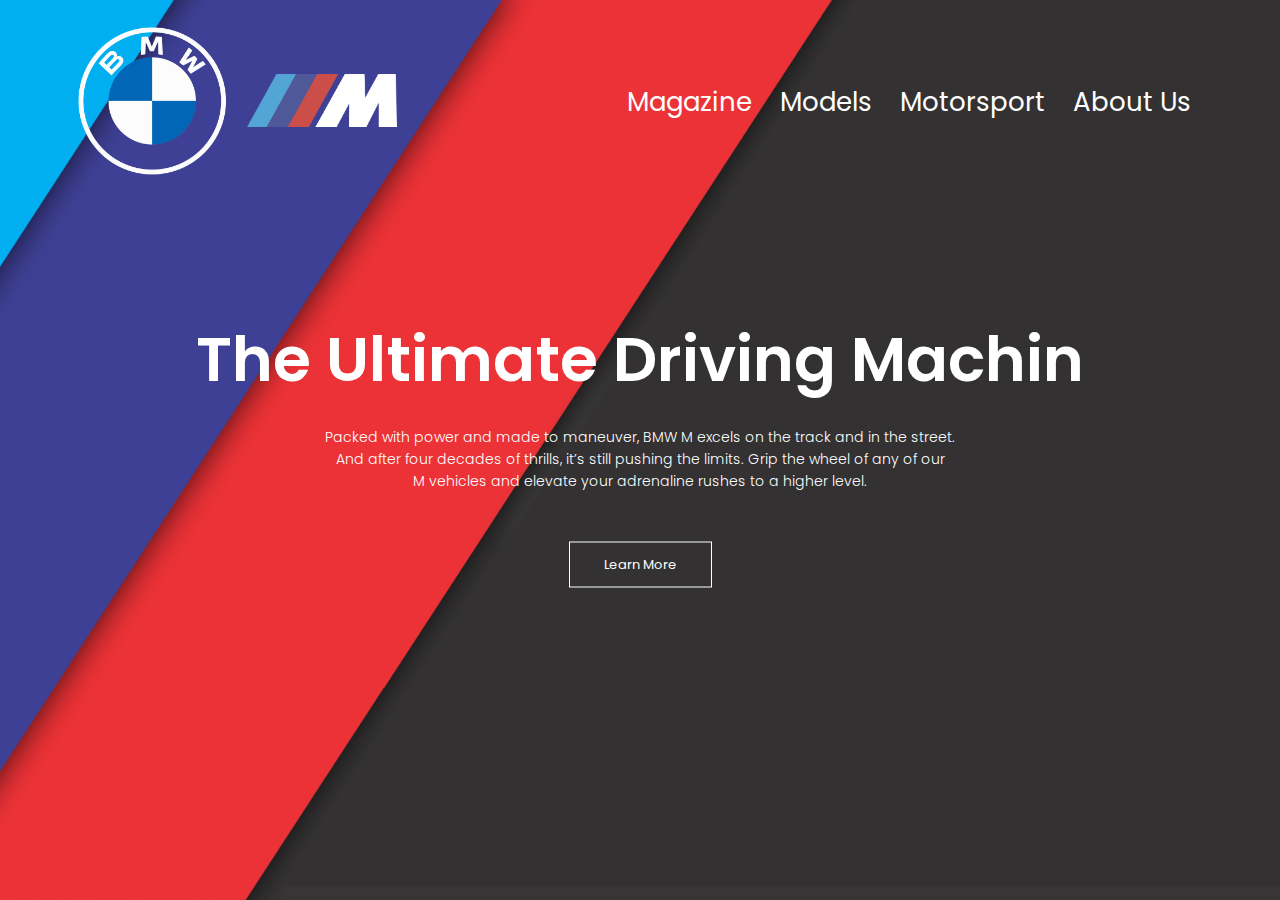
<file: index.html>
<!DOCTYPE html>
<html>
    <head>
        <meta name="viewport" content="width=device-width, initial-scale=1.0">
        <title>BMW M Performance</title>
        <link rel="stylesheet" href="style.css">
        <link rel="preconnect" href="https://fonts.googleapis.com">
<link rel="preconnect" href="https://fonts.gstatic.com" crossorigin>
<link href="https://fonts.googleapis.com/css2?family=Poppins:wght@500&display=swap" rel="stylesheet">
<link rel="stylesheet" href="https://cdnjs.cloudflare.com/ajax/libs/font-awesome/6.2.1/css/all.min.css">

    </head>
    <body>
        <section class="header">
            <nav>
                <a href="index.html"><img src="BMW logo.png"></a>
                <a href="index.html"><img src="BMW M logo.png"></a>
                <div class="nav-links" id="navLinks">
                    <i class="fa fa-times" onclick="hideMenu()"></i>
                    <ul>
                        <li><a href="magazine.html">Magazine</a></li>
                        <li><a href="models.html">Models</a></li>
                        <li><a href="">Motorsport</a></li>
                        <li><a href="about.html">About Us</a></li>
                    </ul>
                </div>
                <i class="fa fa-bars" onclick="showMenu()"></i>
            </nav>
        <div class="text-box">
            <h1>The Ultimate Driving Machin</h1>
            <p>Packed with power and made to maneuver, BMW M excels on the track and in the street. <br>And after four decades of thrills, it’s still pushing the limits. Grip the wheel of any of our <br>M vehicles and elevate your adrenaline rushes to a higher level.
            </p>
            <a href="https://www.bmw-m.com/en/topics/all-models.html" class="hero-btn">Learn More</a>
        </div>

        </section>

<script>

    var navLinks = document.getElementById("navLinks");

    function showMenu(){
        navLinks.style.right = "0";
    }
    function hideMenu(){
        navLinks.style.right = "-200px";
    }

</script>
    </body>
</html>
</file>
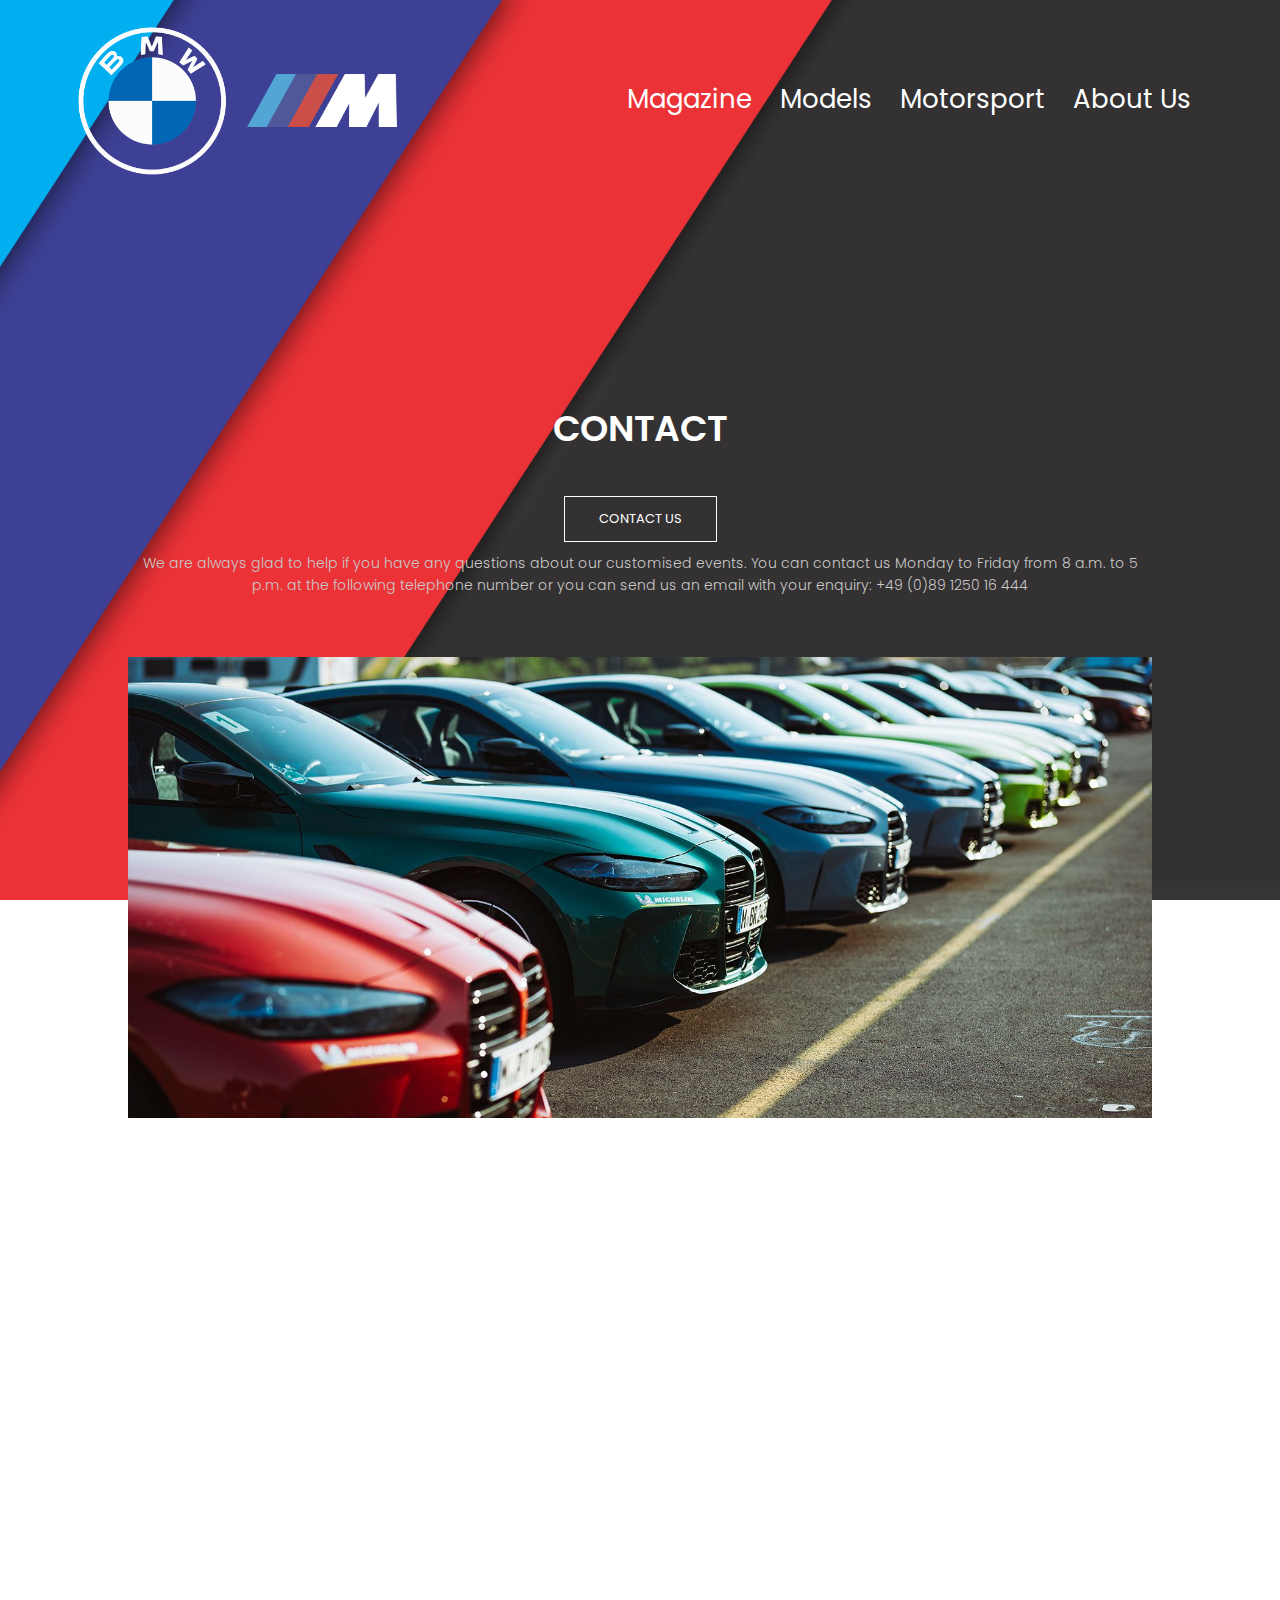
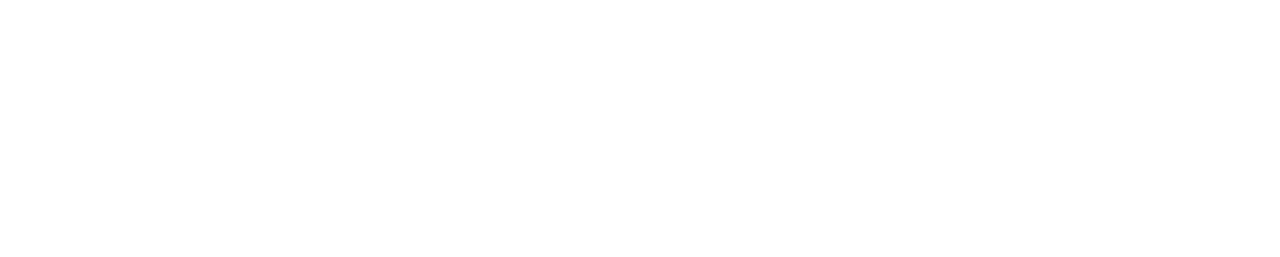
<file: about.html>
<head>
    <meta name="viewport" content="width=device-width, initial-scale=1.0">
    <title>BMW M Performance</title>
    <link rel="stylesheet" href="style.css">
    <link rel="preconnect" href="https://fonts.googleapis.com">
<link rel="preconnect" href="https://fonts.gstatic.com" crossorigin>
<link href="https://fonts.googleapis.com/css2?family=Poppins:wght@500&display=swap" rel="stylesheet">
<link rel="stylesheet" href="https://cdnjs.cloudflare.com/ajax/libs/font-awesome/6.2.1/css/all.min.css">

</head>
<body>
    <section class="header">
        <nav>
            <a href="index.html"><img src="BMW logo.png"></a>
            <a href="index.html"><img src="BMW M logo.png"></a>
            <div class="nav-links" id="navLinks">
                <i class="fa fa-times" onclick="hideMenu()"></i>
                <ul>
                    <li><a href="magazine.html">Magazine</a></li>
                    <li><a href="models.html">Models</a></li>
                    <li><a href="">Motorsport</a></li>
                    <li><a href="about.html">About Us</a></li>
                </ul>
            </div>
            <i class="fa fa-bars" onclick="showMenu()"></i>
        </nav>
        <main>
            <section class="about">
                <h1>CONTACT</h1>
                <a href="" class="hero-btn">CONTACT US</a>
                <p>We are always glad to help if you have any questions about our customised events. You can contact us Monday to Friday from 8 a.m. to 5 p.m. at the following telephone number or you can send us an email with your enquiry:

 

                    +49 (0)89 1250 16 444</p>
                

                <div class="row">
                    <div class="about-col">
                        <img src="about us.jpg">
                    </div>
                </div>

            </section>

            <section class="footer">
                <h2>About Us</h2>
                <p>The BMW M Driving Experience is part of BMW M GmbH. As one of the first providers of driver training courses, <br>it has been thrilling its customers with driving experiences in BMW Group vehicles since 1977. <br>The BMW M Driving Experience currently offers training courses in more than 30 countries, <br>all led by professional instructors and featuring vehicles from BMW, MINI and BMW Motorrad.<br>
                    Under the slogan “Passion leaves traces”, the BMW M Driving Experience plays an important role in improving driving safety on public roads, <br>while at the same time conveying the joy of driving for which BMW is renowned. <br>The BMW M Driving Experience fulfils its social responsibility with its driver safety courses on asphalt and snow, <br>which give the customers all the basics they need to drive safely and competently.Beyond the regular training courses on offer,<br> the BMW M Driving Experience also places great importance on meeting individual customer desires. A team specialising <br>in corporate events and incentives works closely with the customer to put together packages tailored specifically to the customer’s requirements.
                </p>
                <div class="icons">
                    <i class="fab fa-facebook"></i>
                    <i class="fab fa-twitter"></i>
                    <i class="fab fa-instagram"></i>
                    <i class="fab fa-linkedin"></i>
                </div>
            </section>
        </main>

        <script>

            var navLinks = document.getElementById("navLinks");
        
            function showMenu(){
                navLinks.style.right = "0";
            }
            function hideMenu(){
                navLinks.style.right = "-200px";
            }
        
        </script>
    </body>
</file>
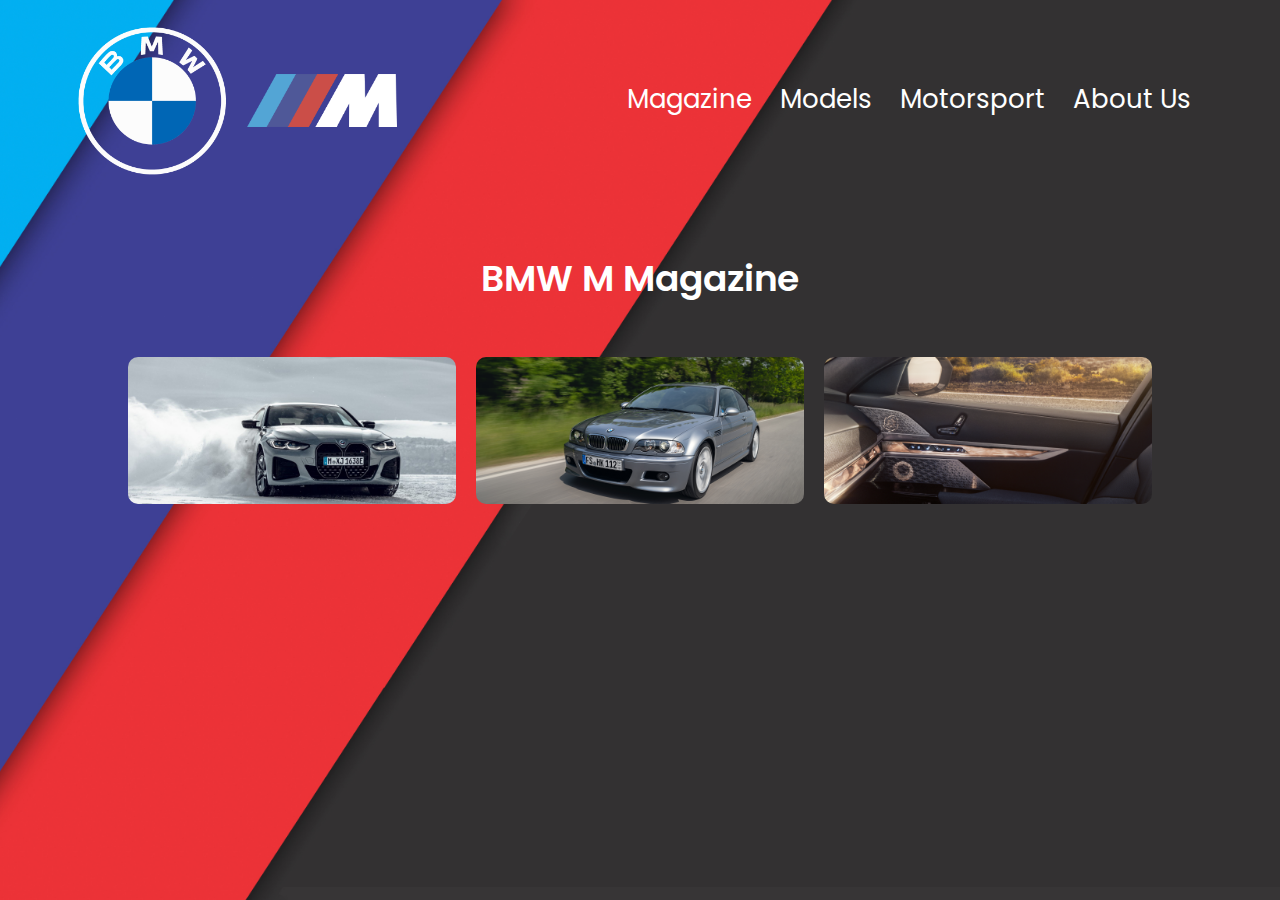
<file: magazine.html>
<head>
    <meta name="viewport" content="width=device-width, initial-scale=1.0">
    <title>BMW M Performance</title>
    <link rel="stylesheet" href="style.css">
    <link rel="preconnect" href="https://fonts.googleapis.com">
<link rel="preconnect" href="https://fonts.gstatic.com" crossorigin>
<link href="https://fonts.googleapis.com/css2?family=Poppins:wght@500&display=swap" rel="stylesheet">
<link rel="stylesheet" href="https://cdnjs.cloudflare.com/ajax/libs/font-awesome/6.2.1/css/all.min.css">

</head>
<body>
    <section class="header">
        <nav>
            <a href="index.html"><img src="BMW logo.png"></a>
            <a href="index.html"><img src="BMW M logo.png"></a>
            <div class="nav-links" id="navLinks">
                <i class="fa fa-times" onclick="hideMenu()"></i>
                <ul>
                    <li><a href="magazine.html">Magazine</a></li>
                    <li><a href="models.html">Models</a></li>
                    <li><a href="">Motorsport</a></li>
                    <li><a href="about.html">About Us</a></li>
                </ul>
            </div>
            <i class="fa fa-bars" onclick="showMenu()"></i>
        </nav>
        <main>
            <section class="magazine">
                <h1>BMW M Magazine</h1>

                <div class="row">
                    <div class="magazine-col">
                            <img src="magazine 1.jpg">
                        <div class="layer">
                            <a href="https://www.bmw-m.com/en/topics/magazine-article-pool/bmw-m-snow-and-ice-experience.html">
                                <h3>FRESH SNOW, HOT ACTION.</h3>
                            </a>
                        </div>
                    </div>
                    <div class="magazine-col">
                        <img src="magazine 2.png">
                        <div class="layer">
                            <a href="https://www.bmw-m.com/en/topics/magazine-article-pool/bmw-m3-e46-competition-klaus-huber.html">
                                <h3>M3 Competition.</h3>
                            </a>
                        </div>
                    </div>
                    <div class="magazine-col">
                        <img src="magazine 3.png">
                        <div class="layer">
                            <a href="https://www.bmw-m.com/en/topics/magazine-article-pool/bmw-m-harman-kardon-bowers-wilkins.html">
                                <h3>Pure Listening pleasure.</h3>
                            </a>
                        </div>
                    </div>
                </div>

            </section>
        </main>

<script>

    var navLinks = document.getElementById("navLinks");

    function showMenu(){
        navLinks.style.right = "0";
    }
    function hideMenu(){
        navLinks.style.right = "-200px";
    }

</script>
    </body>
</file>
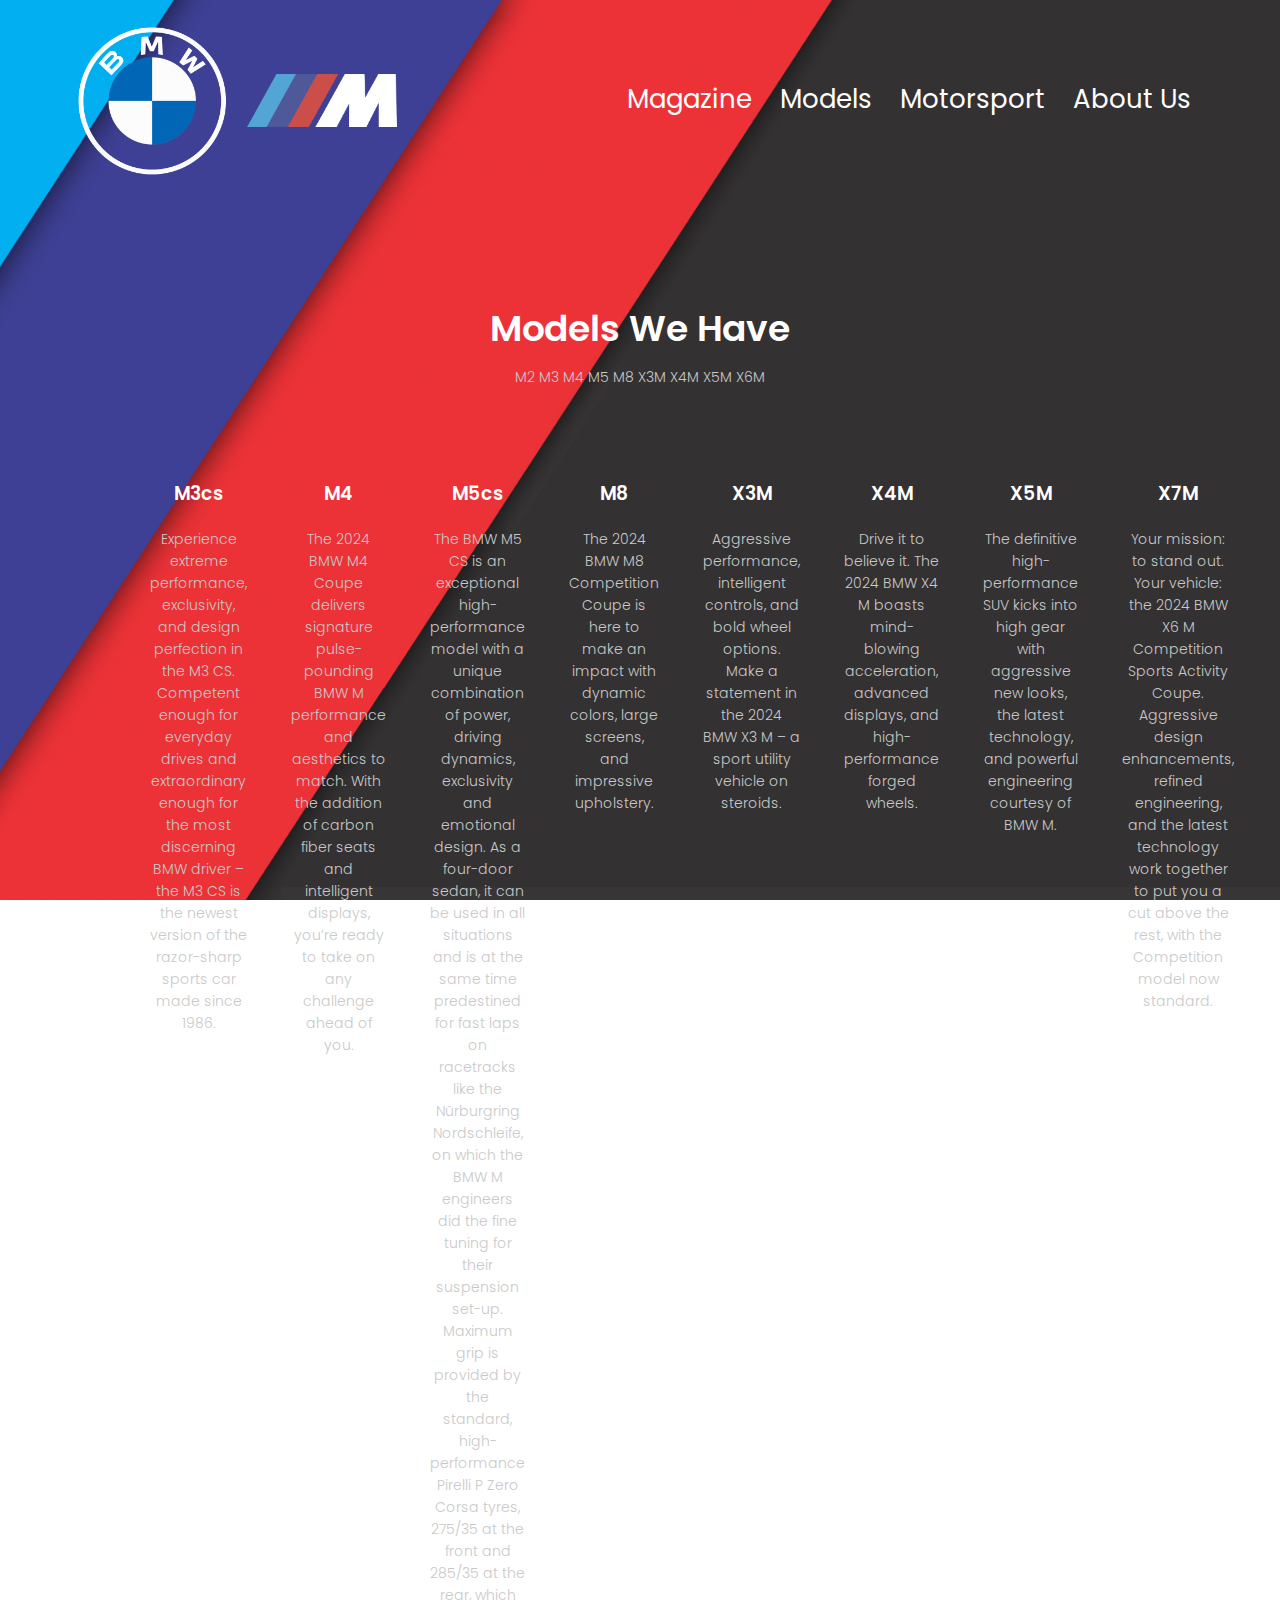
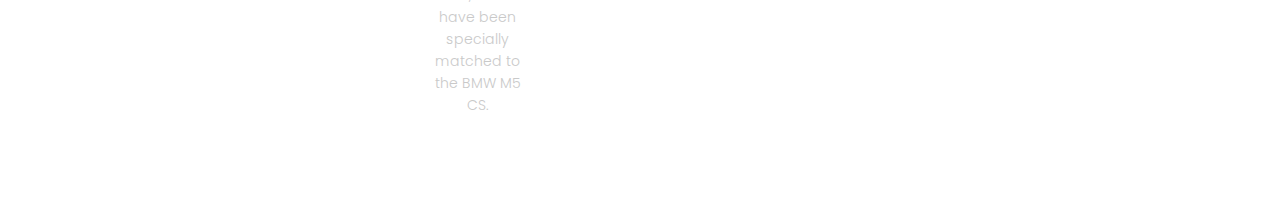
<file: models.html>
<head>
    <meta name="viewport" content="width=device-width, initial-scale=1.0">
    <title>BMW M Performance</title>
    <link rel="stylesheet" href="style.css">
    <link rel="preconnect" href="https://fonts.googleapis.com">
<link rel="preconnect" href="https://fonts.gstatic.com" crossorigin>
<link href="https://fonts.googleapis.com/css2?family=Poppins:wght@500&display=swap" rel="stylesheet">
<link rel="stylesheet" href="https://cdnjs.cloudflare.com/ajax/libs/font-awesome/6.2.1/css/all.min.css">

</head>
<body>
    <section class="header">
        <nav>
            <a href="index.html"><img src="BMW logo.png"></a>
            <a href="index.html"><img src="BMW M logo.png"></a>
            <div class="nav-links" id="navLinks">
                <i class="fa fa-times" onclick="hideMenu()"></i>
                <ul>
                    <li><a href="magazine.html">Magazine</a></li>
                    <li><a href="models.html">Models</a></li>
                    <li><a href="">Motorsport</a></li>
                    <li><a href="about.html">About Us</a></li>
                </ul>
            </div>
            <i class="fa fa-bars" onclick="showMenu()"></i>
        </nav>
        <main>
            <section class="models">
                <h1>Models We Have</h1>
                <p>M2 M3 M4 M5 M8 X3M X4M X5M X6M</p>
    
                <div class="row">
                    <div class="models-col">
                        <h3>M3cs</h3>
                        <a href="https://bmw-m.com/en/all-models/overview-m-and-m-performance/bmw-m3-cs/2023/bmw-m3-cs.html">
                            <p>Experience extreme performance, exclusivity, and design perfection in the M3 CS. Competent enough for everyday drives and extraordinary enough for the most discerning BMW driver – the M3 CS is the newest version of the razor-sharp sports car made since 1986.</p>
                        </a>
                    </div>
                    <div class="models-col">
                        <h3>M4</h3>
                        <a href="https://www.bmwusa.com/vehicles/m-models/m4-coupe/overview.html?cid=GOOGLE_700000001893975_G%7CBMW%7CCXC%7CSt.+Louis%7CModel%7CBrand%7CAO%7CAlways+On%7CExact_M4+Coupe+%7C+Brand+Core&tier=tier2&maco=4007&ch=paid_search&veh=NA&gclid=Cj0KCQjw4bipBhCyARIsAFsieCwzbJh_zCvU5Ffaj_77SmdO1pq3Y6S7dhI6z4H7g6KyM_FIfwlk27oaAqD1EALw_wcB&gclsrc=aw.ds">
                            <p>The 2024 BMW M4 Coupe delivers signature pulse-pounding BMW M performance and aesthetics to match. With the addition of carbon fiber seats and intelligent displays, you’re ready to take on any challenge ahead of you.</p>
                        </a>
                    </div>
                    <div class="models-col">
                        <h3>M5cs</h3>
                        <a href="https://www.bmw-m.com/en/topics/magazine-article-pool/bmw-m5-cs.html">
                            <p>The BMW M5 CS is an exceptional high-performance model with a unique combination of power, driving dynamics, exclusivity and emotional design. As a four-door sedan, it can be used in all situations and is at the same time predestined for fast laps on racetracks like the Nürburgring Nordschleife, on which the BMW M engineers did the fine tuning for their suspension set-up. Maximum grip is provided by the standard, high-performance Pirelli P Zero Corsa tyres, 275/35 at the front and 285/35 at the rear, which have been specially matched to the BMW M5 CS.</p>
                        </a>
                    </div>
                    <div class="models-col">
                        <h3>M8</h3>
                        <a href="https://www.bmwusa.com/vehicles/m-models/m8-coupe/overview.html?cid=GOOGLE_700000000053824_G%7CBMW%7CNAT%7CT1%7C8+Series%7CModel%7CAO%7CAlways+On%7CExact_M8+Coupe+%7C+Base&tier=tier1&maco=national&ch=paid_search&veh=NA&gclsrc=aw.ds&gad=1&gclid=Cj0KCQjw4bipBhCyARIsAFsieCy15-3-dzS7UFe1XyEV2U0JeMeY0ELueT7SoTWKzGZJ75IdAlv1OZQaAr9rEALw_wcB&gclsrc=aw.ds">
                            <p>The 2024 BMW M8 Competition Coupe is here to make an impact with dynamic colors, large screens, and impressive upholstery.</p>
                        </a>
                    </div>
                    <div class="models-col">
                        <h3>X3M</h3>
                        <a href="https://www.bmwusa.com/vehicles/m-models/x3-m/overview.html?cid=GOOGLE_700000001893975_G%7CBMW%7CCXC%7CSt.+Louis%7CModel%7CBrand%7CAO%7CAlways+On%7CExact_X3+M+%7C+Base&tier=tier2&maco=4007&ch=paid_search&veh=NA&gclid=Cj0KCQjw4bipBhCyARIsAFsieCw4ugg8_ZdHobEfGVkkXcdFzdAJT2MDqJWDhnD8JjIYtctr1jsDHEgaAphtEALw_wcB&gclsrc=aw.ds">
                            <p>Aggressive performance, intelligent controls, and bold wheel options. Make a statement in the 2024 BMW X3 M – a sport utility vehicle on steroids.</p>
                        </a>
                    </div>
                    <div class="models-col">
                        <h3>X4M</h3>
                        <a href="https://www.bmwusa.com/vehicles/m-models/x4-m/sports-activity-coupe/overview.html?cid=GOOGLE_700000001893975_G%7CBMW%7CCXC%7CSt.+Louis%7CModel%7CBrand%7CAO%7CAlways+On%7CPhrase_X4+M+%7C+Base&tier=tier2&maco=4007&ch=paid_search&veh=NA&gclid=Cj0KCQjw4bipBhCyARIsAFsieCw1K4nec-no55gwri4wwm0saqqQoQ8jHQlYk7TTeuUJutPiQ-t57cMaAmwEEALw_wcB&gclsrc=aw.ds">
                            <p>Drive it to believe it. The 2024 BMW X4 M boasts mind-blowing acceleration, advanced displays, and high-performance forged wheels.</p>
                        </a>
                    </div>
                    <div class="models-col">
                        <h3>X5M</h3>
                        <a href="https://www.bmwusa.com/vehicles/m-models/x5-m/sports-activity-vehicle/overview.html">
                            <p>The definitive high-performance SUV kicks into high gear with aggressive new looks, the latest technology, and powerful engineering courtesy of BMW M.</p>
                        </a>
                    </div>
                    <div class="models-col">
                        <h3>X7M</h3>
                        <a href="https://www.bmwusa.com/vehicles/m-models/x6-m/sports-activity-coupe/overview.html?cid=GOOGLE_700000001893975_G%7CBMW%7CCXC%7CSt.+Louis%7CModel%7CBrand%7CAO%7CAlways+On%7CExact_X6+M+%7C+Brand+Core&tier=tier2&maco=4007&ch=paid_search&veh=NA&gclid=Cj0KCQjw4bipBhCyARIsAFsieCzKM7nBkYpCytDun5Iyma7AGPHPGgN3CmHNaChpcw12iOC2nLnRVaYaAvdSEALw_wcB&gclsrc=aw.ds">
                            <p>Your mission: to stand out. Your vehicle: the 2024 BMW X6 M Competition Sports Activity Coupe. Aggressive design enhancements, refined engineering, and the latest technology work together to put you a cut above the rest, with the Competition model now standard.</p>
                        </a>
                    </div>
                </div>
    
            
    
    
            </section>
        </main>

<script>

    var navLinks = document.getElementById("navLinks");

    function showMenu(){
        navLinks.style.right = "0";
    }
    function hideMenu(){
        navLinks.style.right = "-200px";
    }

</script>
    </body>
</file>
<file: style.css>
*{
    margin: 0;
    padding: 0;
    font-family: 'Poppins', sans-serif;
}
.header{
    min-height: 100vh;
    width: 100%;
    background-image: url(background\ image.jpg);
    background-position: center;
    background-size: cover;
    background-attachment: fixed;
    position: relative;
}
nav{
    display: flex;
    padding: 2% 6%;
    justify-content: space-between;
    align-items: center;
}
nav img{
    width: 150px;
    margin-right: 20px;
}
.nav-links{
    flex: 1;
    text-align: right;
}
.nav-links ul li{
    list-style: none;
    display: inline-block;
    padding: 8px 12px;
    position: relative;
}
.nav-links ul li a{
    color: #fff;
    text-decoration: none;
    font-size: 26px;
}
.nav-links ul li::after{
    content: '';
    width: 0%;
    height: 2px;
    background: #4599fe;
    display: block;
    margin: auto;
    transition: 0.5s;
}
.nav-links ul li:hover::after{
    width: 100%;
}
.text-box{
    width: 90%;
    color: #fff;
    position: absolute;
    top: 50%;
    left: 50%;
    transform: translate(-50%,-50%);
    text-align: center;
}
.text-box h1{
    font-size: 62px;
}
.text-box p{
    margin: 10px 0 40px;
    font-size: 14px;
    color: #fff;
}
.hero-btn{
    display: inline-block;
    text-decoration: none;
    color: #fff;
    border: 1px solid #fff;
    padding: 12px 34px;
    font-size: 13px;
    background: transparent;
    position: relative;
    cursor: pointer;
}
.hero-btn:hover{
    border: 1px solid #4599fe;
    background: #4599fe;
    transition: 1s;
}
nav .fa{
    display: none;
}
@media(max-width: 700px){
    .text-box h1{
        font-size: 20px;
    }
    .nav-links ul li{
        display: block;
    }
    .nav-links{
        position: absolute;
        background: #4599fe;
        height: 100vh;
        width: 200px;
        top: 0;
        right: -200px;
        text-align: left;
        z-index: 2;
        transition: 1s;
    }
    nav .fa{
        display: block;
        color:#fff;
        margin: 10px;
        font-size: 22px;
        cursor: pointer;
    }
    .nav-links ul{
        padding: 30px;
    }
}

/*----- models -----*/

.models{
    width: 80%;
    margin: auto;
    text-align: center;
    padding-top: 100px;
}
h1{
    font-size: 36px;
    font-weight: 600;
    color:#fff
}
p{
    color: #c9c9c9;
    font-size: 14px;
    font-weight: 300;
    line-height: 22px;
    padding: 10px;
}

.row{
    margin-top: 5%;
    display: flex;
    justify-content: space-between;
}
.models-col{
    flex-basis: 31%;
    border-radius: 10px;
    margin-bottom: 5%;
    padding: 20px 12px;
    box-sizing: border-box;
    transition: 0.5s;
}
.models-col a{
    text-decoration: none;
}
h3{
    text-align: center;
    font-weight: 600;
    margin: 10px 0;
    color:#fff;
}
.models-col:hover{
    box-shadow: 0 0 20px 0px rgba(0,0,0,0.2);
}
@media(max-width: 700px){
    .row{
        flex-direction: column;
    }
}

/*------ magazine ------*/

.magazine{
    width: 80%;
    margin: auto;
    text-align: center;
    padding-top: 50px;
}
.magazine-col{
    flex-basis: 32%;
    border-radius: 10px;
    margin-bottom: 30px;
    position: relative;
    overflow: hidden;
}
.magazine-col img{
    width: 100%;
    display: block;
}
.layer{
    background: transparent;
    height: 100%;
    width: 100%;
    position: absolute;
    top: 0;
    left: 0;
    transition: 0.5s;
}
.layer:hover{
    background: rgba(59, 193, 255, 0.7);
}
.layer h3{
    width: 100%;
    font-weight: 500;
    color: #fff;
    font-size: 26px;
    top: 0;
    left: 50%;
    transform: translateX(-50%);
    position: absolute;
    opacity: 0;
    transition: 0.5s;
}
.layer:hover h3{
    top: 51%;
    opacity: 1;
}

/*------about us------*/

.about{
    margin: 100px auto;
    width: 80%;
    border-radius: 10px;
    text-align: center;
    padding: 100px 0;
}
.about h1{
    color: #fff;
    margin-bottom: 40px;
    padding: 0;
}

.about-col img{
    position: center;
}

@media(max-width: 700px){
    .cta h1{
        font-size: 24px;
    }
}

.about img{
    width: 100%;
    display: block;
}

/*------footer------*/

.footer{
    width: 100%;
    text-align: center;
    padding: 30px 0;
}

.footer h2{
    color: #fff;
    font-size:xx-large;
    margin-bottom: 25px;
    margin-top: 20px;
    font-weight: 600;
}
.footer p{
    color: #fff;
    font-size: larger;
    margin-bottom: 25px;
}
.icons .fab{
    color: #fff;
    margin: 0 13px;
    cursor: pointer;
    padding: 18px 0;
    margin-bottom: 25px;
}
</file>
